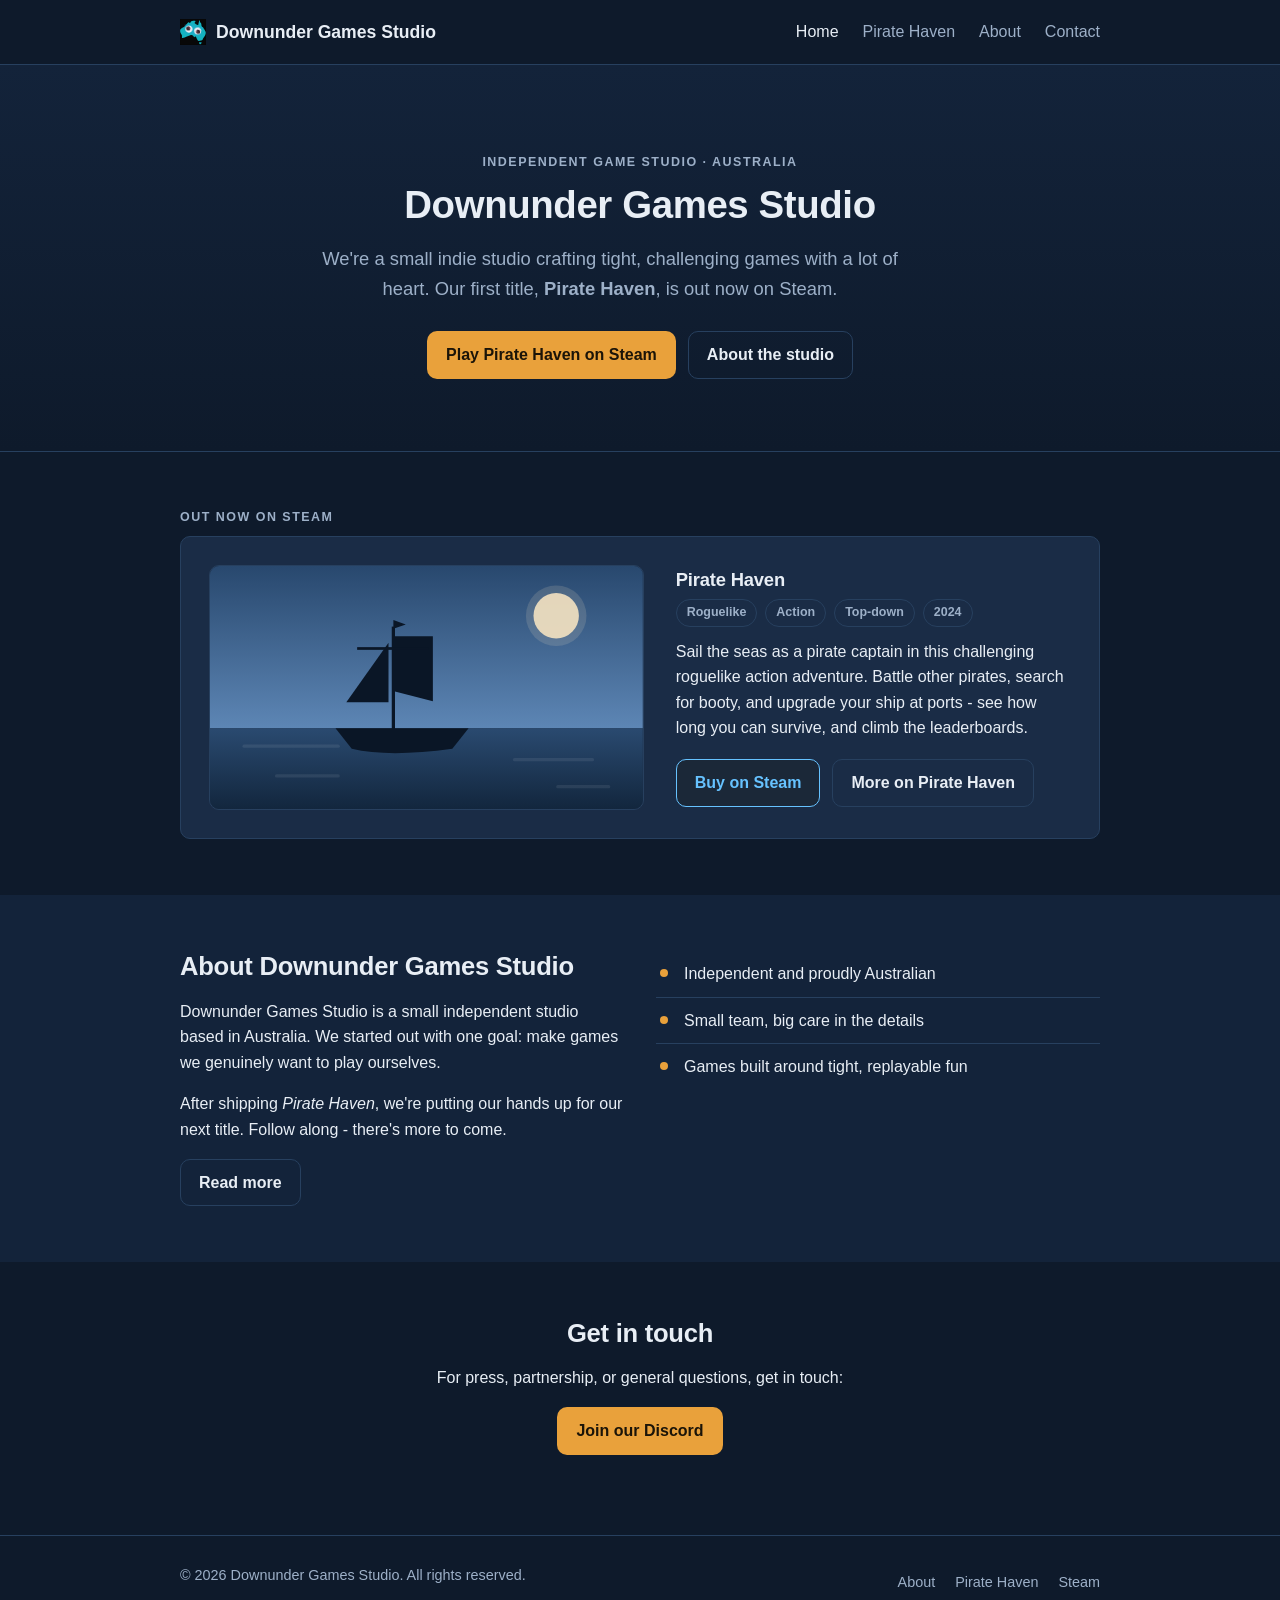
<file: index.html>
<!DOCTYPE html>
<html lang="en">
<head>
  <meta charset="UTF-8">
  <meta name="viewport" content="width=device-width, initial-scale=1.0">
  <title>Downunder Games Studio - Indie game studio in Australia</title>
  <meta name="description" content="Downunder Games Studio is an independent game studio in Australia. Creator of Pirate Haven, a roguelike pirate action game on Steam.">
  <link rel="icon" href="favicon.svg" type="image/svg+xml">
  <link rel="stylesheet" href="css/style.css">
</head>
<body>

  <!-- ===== Header / navigation — same block on every page ===== -->
  <header class="site-header">
    <div class="container">
      <nav class="nav" id="nav" aria-label="Main">
        <a class="nav-logo" href="index.html">
          <img class="nav-logo-icon" src="favicon.svg" alt="" width="26" height="26">
          Downunder Games Studio
        </a>
        <button class="nav-toggle" id="nav-toggle" aria-expanded="false" aria-controls="nav-links" aria-label="Menu">☰</button>
        <ul class="nav-links" id="nav-links">
          <li><a href="index.html" aria-current="page">Home</a></li>
          <li><a href="pirate-haven.html">Pirate Haven</a></li>
          <li><a href="about.html">About</a></li>
          <li><a href="index.html#contact">Contact</a></li>
        </ul>
      </nav>
    </div>
  </header>

  <!-- ===== Hero ===== -->
  <section class="hero">
    <div class="container">
      <p class="eyebrow">Independent game studio · Australia</p>
      <h1>Downunder Games Studio</h1>
      <p class="lead">We're a small indie studio crafting tight, challenging games with a lot of heart. Our first title, <strong>Pirate Haven</strong>, is out now on Steam.</p>
      <div class="cta-row">
        <a class="btn btn-primary" href="https://store.steampowered.com/app/2535910/Pirate_Haven/" target="_blank" rel="noopener">Play Pirate Haven on Steam</a>
        <a class="btn btn-secondary" href="about.html">About the studio</a>
      </div>
    </div>
  </section>

  <!-- ===== Current game ===== -->
  <section>
    <div class="container">
      <p class="eyebrow">Out now on Steam</p>
      <div class="game-card">
        <!-- Placeholder key art (inline SVG). Replace this <svg> block with
             <img src="img/pirate-haven.jpg" alt="Pirate Haven key art">
             when you have real artwork. -->
        <div class="game-art" aria-hidden="false">
          <svg viewBox="0 0 800 450" role="img" aria-label="Stylised illustration of a pirate ship sailing at dusk">
            <defs>
              <linearGradient id="sky" x1="0" y1="0" x2="0" y2="1">
                <stop offset="0" stop-color="#28486e"/>
                <stop offset="1" stop-color="#5d86b5"/>
              </linearGradient>
              <linearGradient id="sea" x1="0" y1="0" x2="0" y2="1">
                <stop offset="0" stop-color="#2a4a70"/>
                <stop offset="1" stop-color="#12263d"/>
              </linearGradient>
            </defs>
            <rect width="800" height="300" fill="url(#sky)"/>
            <rect y="300" width="800" height="150" fill="url(#sea)"/>
            <circle cx="640" cy="92" r="56" fill="#f4e3c1" opacity="0.15"/>
            <circle cx="640" cy="92" r="42" fill="#f4e3c1" opacity="0.9"/>
            <g fill="#ffffff" opacity="0.08">
              <rect x="60" y="330" width="180" height="6" rx="3"/>
              <rect x="560" y="355" width="150" height="6" rx="3"/>
              <rect x="120" y="385" width="120" height="6" rx="3"/>
              <rect x="640" y="405" width="100" height="6" rx="3"/>
            </g>
            <g fill="#0a1626">
              <path d="M342 130 L412 130 L412 250 L342 232 Z"/>
              <path d="M330 142 L252 252 L330 252 Z"/>
              <rect x="336" y="112" width="6" height="196"/>
              <rect x="272" y="150" width="132" height="5"/>
              <path d="M339 100 L362 108 L339 116 Z"/>
              <path d="M232 300 L478 300 L448 338 Q330 354 262 338 Z"/>
            </g>
          </svg>
        </div>
        <div>
          <h3>Pirate Haven</h3>
          <div class="game-meta">
            <span class="tag">Roguelike</span>
            <span class="tag">Action</span>
            <span class="tag">Top-down</span>
            <span class="tag">2024</span>
          </div>
          <p>Sail the seas as a pirate captain in this challenging roguelike action adventure. Battle other pirates, search for booty, and upgrade your ship at ports - see how long you can survive, and climb the leaderboards.</p>
          <div class="game-actions">
            <a class="btn btn-steam" href="https://store.steampowered.com/app/2535910/Pirate_Haven/" target="_blank" rel="noopener">Buy on Steam</a>
            <a class="btn btn-secondary" href="pirate-haven.html">More on Pirate Haven</a>
          </div>
        </div>
      </div>
    </div>
  </section>

  <!-- ===== About preview ===== -->
  <section class="section-alt">
    <div class="container">
      <div class="about-grid">
        <div>
          <h2>About Downunder Games Studio</h2>
          <p>Downunder Games Studio is a small independent studio based in Australia. We started out with one goal: make games we genuinely want to play ourselves.</p>
          <p>After shipping <em>Pirate Haven</em>, we're putting our hands up for our next title. Follow along - there's more to come.</p>
          <a class="btn btn-secondary" href="about.html">Read more</a>
        </div>
        <ul class="value-list">
          <li>Independent and proudly Australian</li>
          <li>Small team, big care in the details</li>
          <li>Games built around tight, replayable fun</li>
        </ul>
      </div>
    </div>
  </section>

  <!-- ===== Contact
       For now, contact is routed to the Discord invite. -->
  <section id="contact">
    <div class="container contact-box">
      <h2>Get in touch</h2>
      <p>For press, partnership, or general questions, get in touch:</p>
      <a class="btn btn-primary" href="https://discord.com/invite/eFnJpxtG9s" target="_blank" rel="noopener">Join our Discord</a>
    </div>
  </section>

  <!-- ===== Footer — same block on every page ===== -->
  <footer class="site-footer">
    <div class="container footer-row">
      <p>© <span id="year">2026</span> Downunder Games Studio. All rights reserved.</p>
      <ul class="footer-links">
        <li><a href="about.html">About</a></li>
        <li><a href="pirate-haven.html">Pirate Haven</a></li>
        <li><a href="https://store.steampowered.com/app/2535910/Pirate_Haven/" target="_blank" rel="noopener">Steam</a></li>
      </ul>
    </div>
  </footer>

  <script src="js/main.js"></script>
</body>
</html>
</file>
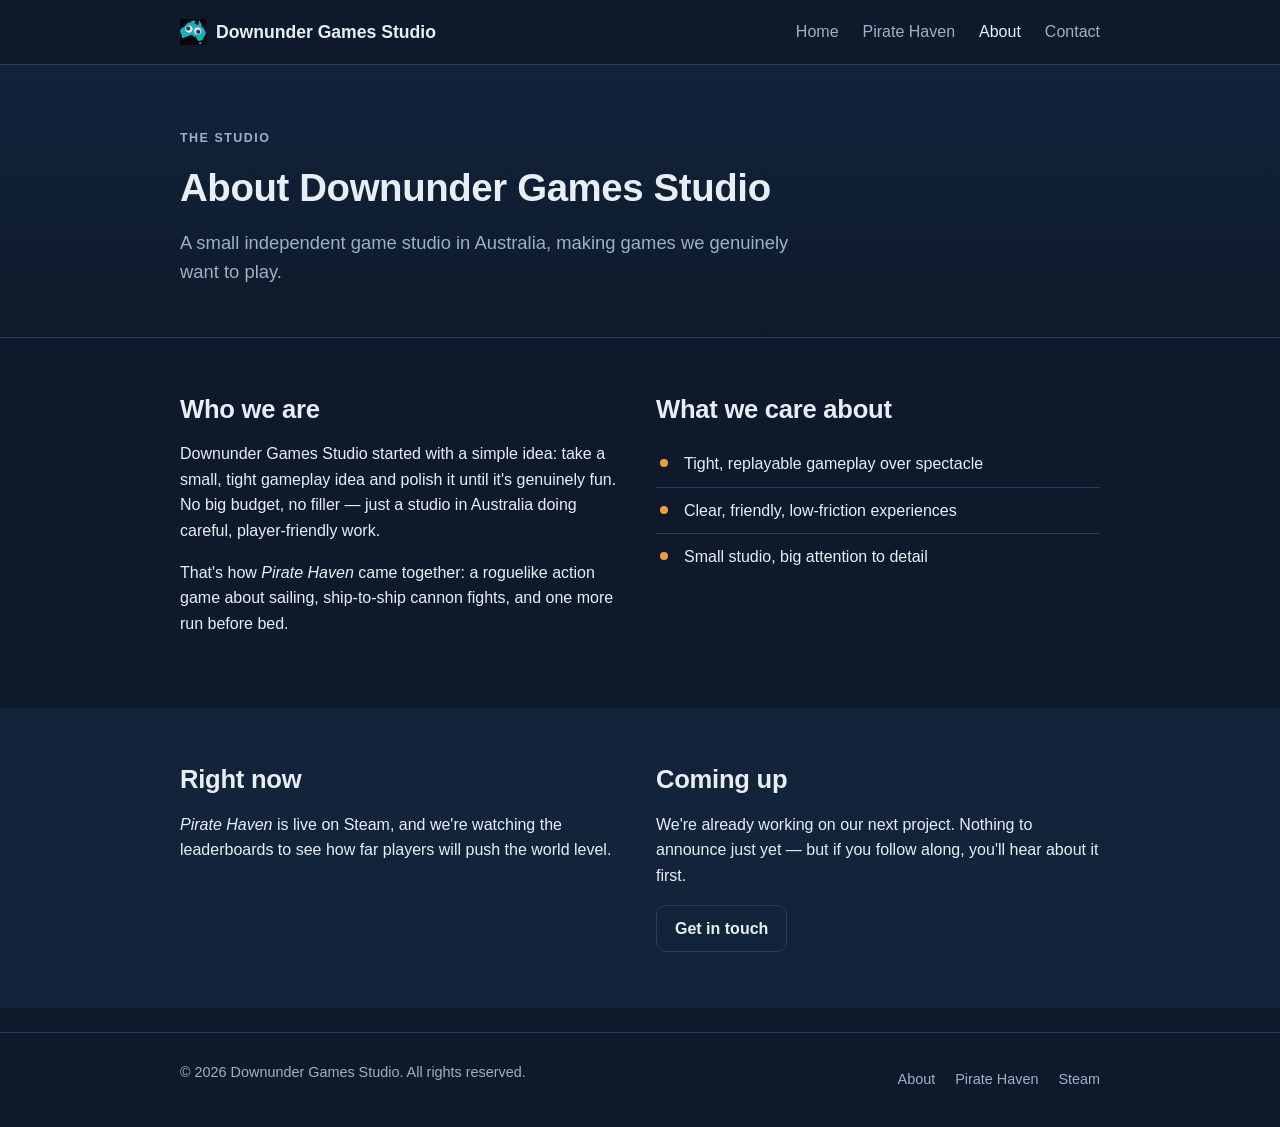
<file: about.html>
<!DOCTYPE html>
<html lang="en">
<head>
  <meta charset="UTF-8">
  <meta name="viewport" content="width=device-width, initial-scale=1.0">
  <title>About — Downunder Games Studio</title>
  <meta name="description" content="Downunder Games Studio is a small independent game studio in Australia. Learn about the team behind Pirate Haven.">
  <link rel="icon" href="favicon.svg" type="image/svg+xml">
  <link rel="stylesheet" href="css/style.css">
</head>
<body>

  <!-- ===== Header / navigation — same block on every page ===== -->
  <header class="site-header">
    <div class="container">
      <nav class="nav" id="nav" aria-label="Main">
        <a class="nav-logo" href="index.html">
          <img class="nav-logo-icon" src="favicon.svg" alt="" width="26" height="26">
          Downunder Games Studio
        </a>
        <button class="nav-toggle" id="nav-toggle" aria-expanded="false" aria-controls="nav-links" aria-label="Menu">☰</button>
        <ul class="nav-links" id="nav-links">
          <li><a href="index.html">Home</a></li>
          <li><a href="pirate-haven.html">Pirate Haven</a></li>
          <li><a href="about.html" aria-current="page">About</a></li>
          <li><a href="index.html#contact">Contact</a></li>
        </ul>
      </nav>
    </div>
  </header>

  <!-- ===== Page header ===== -->
  <div class="page-header">
    <div class="container">
      <p class="eyebrow">The studio</p>
      <h1>About Downunder Games Studio</h1>
      <p class="lead">A small independent game studio in Australia, making games we genuinely want to play.</p>
    </div>
  </div>

  <!-- ===== Who we are ===== -->
  <section>
    <div class="container">
      <div class="about-grid">
        <div>
          <h2>Who we are</h2>
          <p>Downunder Games Studio started with a simple idea: take a small, tight gameplay idea and polish it until it's genuinely fun. No big budget, no filler — just a studio in Australia doing careful, player-friendly work.</p>
          <p>That's how <em>Pirate Haven</em> came together: a roguelike action game about sailing, ship-to-ship cannon fights, and one more run before bed.</p>
        </div>
        <div>
          <h2>What we care about</h2>
          <ul class="value-list">
            <li>Tight, replayable gameplay over spectacle</li>
            <li>Clear, friendly, low-friction experiences</li>
            <li>Small studio, big attention to detail</li>
          </ul>
        </div>
      </div>
    </div>
  </section>

  <!-- ===== Now / next ===== -->
  <section class="section-alt">
    <div class="container">
      <div class="about-grid">
        <div>
          <h2>Right now</h2>
          <p><em>Pirate Haven</em> is live on Steam, and we're watching the leaderboards to see how far players will push the world level.</p>
        </div>
        <div>
          <h2>Coming up</h2>
          <p>We're already working on our next project. Nothing to announce just yet — but if you follow along, you'll hear about it first.</p>
          <a class="btn btn-secondary" href="index.html#contact">Get in touch</a>
        </div>
      </div>
    </div>
  </section>

  <!-- ===== Footer — same block on every page ===== -->
  <footer class="site-footer">
    <div class="container footer-row">
      <p>© <span id="year">2026</span> Downunder Games Studio. All rights reserved.</p>
      <ul class="footer-links">
        <li><a href="about.html">About</a></li>
        <li><a href="pirate-haven.html">Pirate Haven</a></li>
        <li><a href="https://store.steampowered.com/app/2535910/Pirate_Haven/" target="_blank" rel="noopener">Steam</a></li>
      </ul>
    </div>
  </footer>

  <script src="js/main.js"></script>
</body>
</html>
</file>
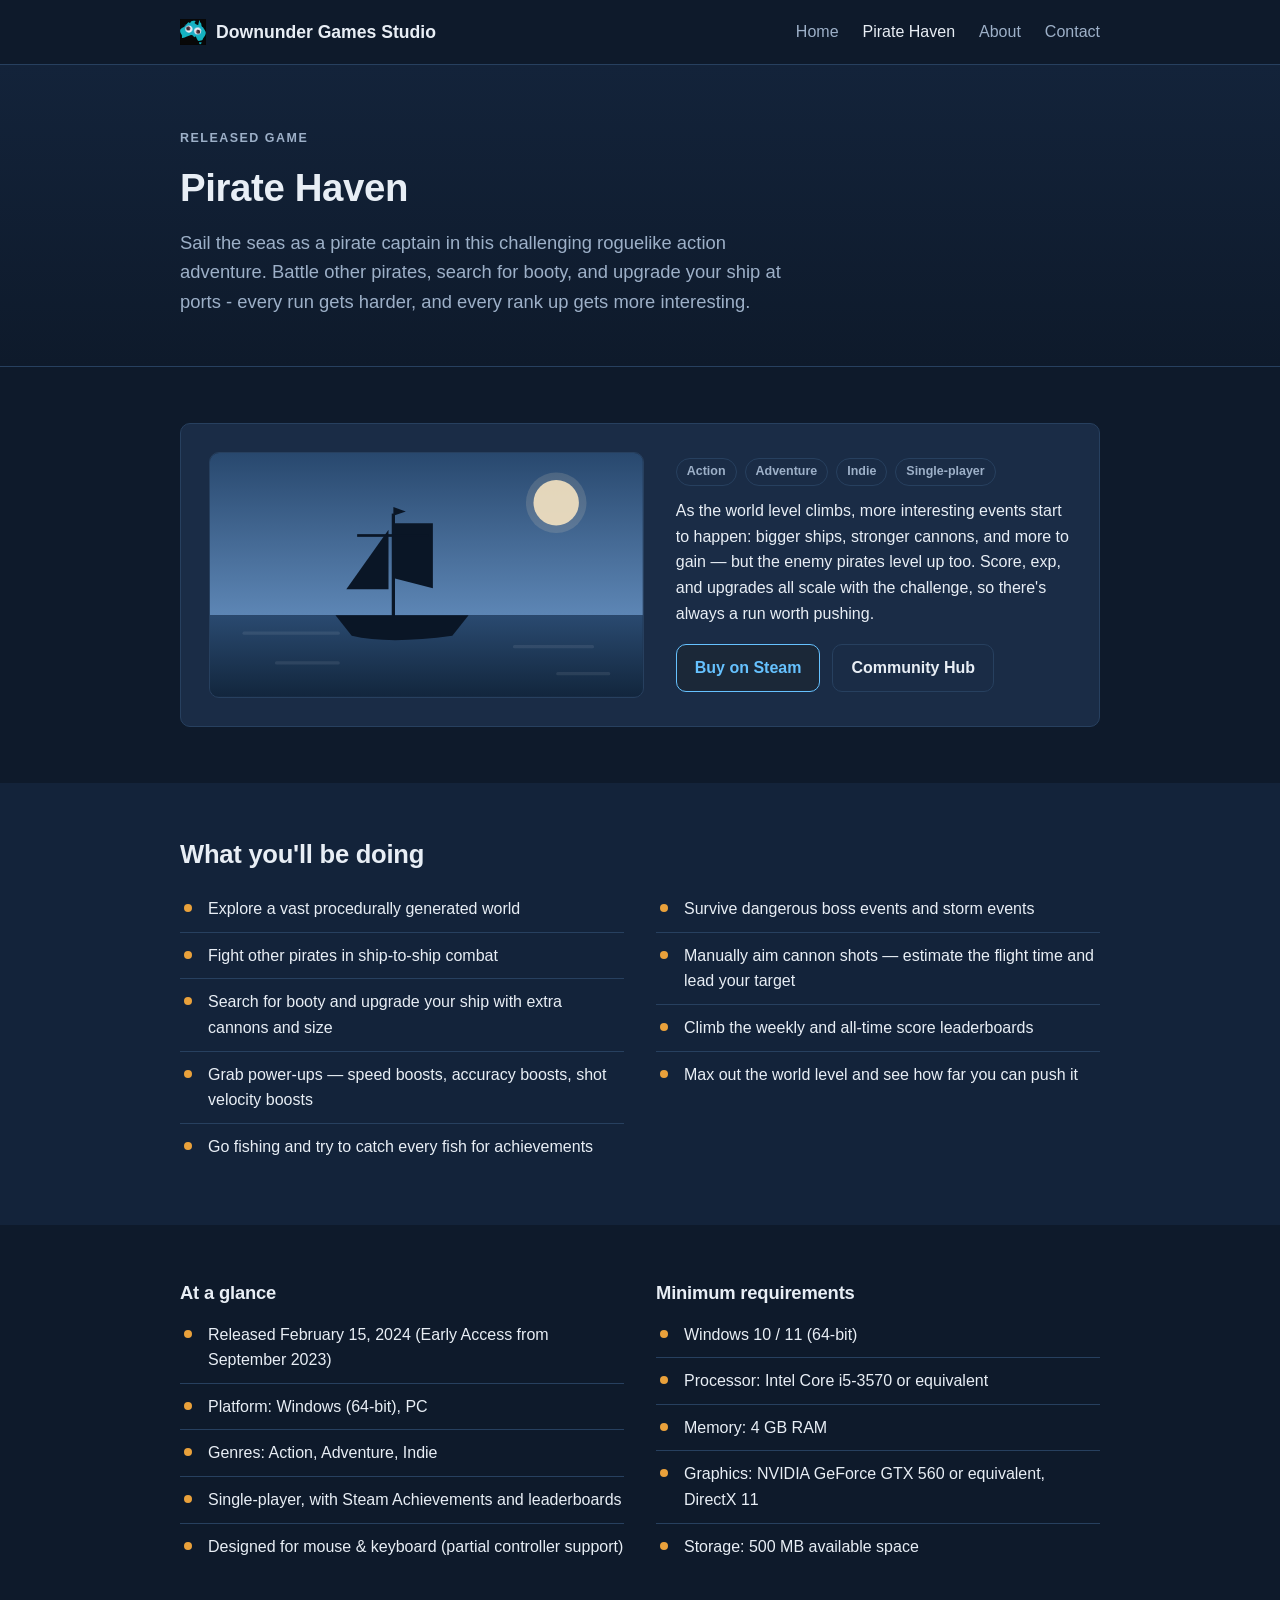
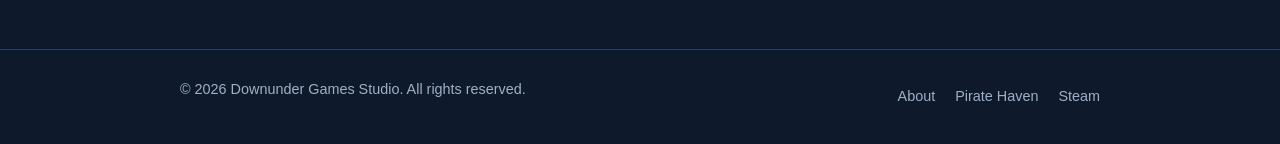
<file: pirate-haven.html>
<!DOCTYPE html>
<html lang="en">
<head>
  <meta charset="UTF-8">
  <meta name="viewport" content="width=device-width, initial-scale=1.0">
  <title>Pirate Haven — Downunder Games Studio</title>
  <meta name="description" content="Pirate Haven is a roguelike pirate action adventure on Steam. Battle other pirates, search for booty, upgrade your ship, and climb the leaderboards.">
  <link rel="icon" href="favicon.svg" type="image/svg+xml">
  <link rel="stylesheet" href="css/style.css">
</head>
<body>

  <!-- ===== Header / navigation — same block on every page ===== -->
  <header class="site-header">
    <div class="container">
      <nav class="nav" id="nav" aria-label="Main">
        <a class="nav-logo" href="index.html">
          <img class="nav-logo-icon" src="favicon.svg" alt="" width="26" height="26">
          Downunder Games Studio
        </a>
        <button class="nav-toggle" id="nav-toggle" aria-expanded="false" aria-controls="nav-links" aria-label="Menu">☰</button>
        <ul class="nav-links" id="nav-links">
          <li><a href="index.html">Home</a></li>
          <li><a href="pirate-haven.html" aria-current="page">Pirate Haven</a></li>
          <li><a href="about.html">About</a></li>
          <li><a href="index.html#contact">Contact</a></li>
        </ul>
      </nav>
    </div>
  </header>

  <!-- ===== Page header ===== -->
  <div class="page-header">
    <div class="container">
      <p class="eyebrow">Released game</p>
      <h1>Pirate Haven</h1>
      <p class="lead">Sail the seas as a pirate captain in this challenging roguelike action adventure. Battle other pirates, search for booty, and upgrade your ship at ports - every run gets harder, and every rank up gets more interesting.</p>
    </div>
  </div>

  <!-- ===== Game intro card ===== -->
  <section>
    <div class="container">
      <div class="game-card">
        <!-- Placeholder key art (inline SVG). Replace this <svg> block with
             <img src="img/pirate-haven.jpg" alt="Pirate Haven key art">
             when you have real artwork. -->
        <div class="game-art" aria-hidden="false">
          <svg viewBox="0 0 800 450" role="img" aria-label="Stylised illustration of a pirate ship sailing at dusk">
            <defs>
              <linearGradient id="sky" x1="0" y1="0" x2="0" y2="1">
                <stop offset="0" stop-color="#28486e"/>
                <stop offset="1" stop-color="#5d86b5"/>
              </linearGradient>
              <linearGradient id="sea" x1="0" y1="0" x2="0" y2="1">
                <stop offset="0" stop-color="#2a4a70"/>
                <stop offset="1" stop-color="#12263d"/>
              </linearGradient>
            </defs>
            <rect width="800" height="300" fill="url(#sky)"/>
            <rect y="300" width="800" height="150" fill="url(#sea)"/>
            <circle cx="640" cy="92" r="56" fill="#f4e3c1" opacity="0.15"/>
            <circle cx="640" cy="92" r="42" fill="#f4e3c1" opacity="0.9"/>
            <g fill="#ffffff" opacity="0.08">
              <rect x="60" y="330" width="180" height="6" rx="3"/>
              <rect x="560" y="355" width="150" height="6" rx="3"/>
              <rect x="120" y="385" width="120" height="6" rx="3"/>
              <rect x="640" y="405" width="100" height="6" rx="3"/>
            </g>
            <g fill="#0a1626">
              <path d="M342 130 L412 130 L412 250 L342 232 Z"/>
              <path d="M330 142 L252 252 L330 252 Z"/>
              <rect x="336" y="112" width="6" height="196"/>
              <rect x="272" y="150" width="132" height="5"/>
              <path d="M339 100 L362 108 L339 116 Z"/>
              <path d="M232 300 L478 300 L448 338 Q330 354 262 338 Z"/>
            </g>
          </svg>
        </div>
        <div>
          <div class="game-meta">
            <span class="tag">Action</span>
            <span class="tag">Adventure</span>
            <span class="tag">Indie</span>
            <span class="tag">Single-player</span>
          </div>
          <p>As the world level climbs, more interesting events start to happen: bigger ships, stronger cannons, and more to gain — but the enemy pirates level up too. Score, exp, and upgrades all scale with the challenge, so there's always a run worth pushing.</p>
          <div class="game-actions">
            <a class="btn btn-steam" href="https://store.steampowered.com/app/2535910/Pirate_Haven/" target="_blank" rel="noopener">Buy on Steam</a>
            <a class="btn btn-secondary" href="https://steamcommunity.com/app/2535910" target="_blank" rel="noopener">Community Hub</a>
          </div>
        </div>
      </div>
    </div>
  </section>

  <!-- ===== Features ===== -->
  <section class="section-alt">
    <div class="container">
      <h2>What you'll be doing</h2>
      <div class="about-grid">
        <ul class="value-list">
          <li>Explore a vast procedurally generated world</li>
          <li>Fight other pirates in ship-to-ship combat</li>
          <li>Search for booty and upgrade your ship with extra cannons and size</li>
          <li>Grab power-ups — speed boosts, accuracy boosts, shot velocity boosts</li>
          <li>Go fishing and try to catch every fish for achievements</li>
        </ul>
        <ul class="value-list">
          <li>Survive dangerous boss events and storm events</li>
          <li>Manually aim cannon shots — estimate the flight time and lead your target</li>
          <li>Climb the weekly and all-time score leaderboards</li>
          <li>Max out the world level and see how far you can push it</li>
        </ul>
      </div>
    </div>
  </section>

  <!-- ===== Info: release details & requirements ===== -->
  <section>
    <div class="container">
      <div class="about-grid">
        <div>
          <h3>At a glance</h3>
          <ul class="value-list">
            <li>Released February 15, 2024 (Early Access from September 2023)</li>
            <li>Platform: Windows (64-bit), PC</li>
            <li>Genres: Action, Adventure, Indie</li>
            <li>Single-player, with Steam Achievements and leaderboards</li>
            <li>Designed for mouse &amp; keyboard (partial controller support)</li>
          </ul>
        </div>
        <div>
          <h3>Minimum requirements</h3>
          <ul class="value-list">
            <li>Windows 10 / 11 (64-bit)</li>
            <li>Processor: Intel Core i5-3570 or equivalent</li>
            <li>Memory: 4 GB RAM</li>
            <li>Graphics: NVIDIA GeForce GTX 560 or equivalent, DirectX 11</li>
            <li>Storage: 500 MB available space</li>
          </ul>
        </div>
      </div>
    </div>
  </section>

  <!-- ===== Footer — same block on every page ===== -->
  <footer class="site-footer">
    <div class="container footer-row">
      <p>© <span id="year">2026</span> Downunder Games Studio. All rights reserved.</p>
      <ul class="footer-links">
        <li><a href="about.html">About</a></li>
        <li><a href="pirate-haven.html">Pirate Haven</a></li>
        <li><a href="https://store.steampowered.com/app/2535910/Pirate_Haven/" target="_blank" rel="noopener">Steam</a></li>
      </ul>
    </div>
  </footer>

  <script src="js/main.js"></script>
</body>
</html>
</file>
<file: css/style.css>
/* ============================================================
   Downunder Games — site stylesheet
   ------------------------------------------------------------
   Everything is themed from the variables below. Change a
   variable once and the whole site follows.
   ============================================================ */

:root {
  /* Colors */
  --bg: #0e1a2b;          /* page background (deep navy) */
  --bg-soft: #13233a;     /* alternate section background */
  --surface: #1a2c46;    /* cards */
  --line: #27405f;       /* borders */
  --text: #e8eef5;       /* main text */
  --text-soft: #9db0c8;  /* secondary text */
  --accent: #e9a13b;     /* brand accent (gold) */
  --accent-soft: #f0c083;
  --steam: #66c2ff;      /* Steam button blue */

  /* Layout */
  --max-width: 960px;
  --radius: 10px;
}

/* ---------- Base ---------- */

* { box-sizing: border-box; }

html { scroll-behavior: smooth; }

body {
  margin: 0;
  font-family: -apple-system, BlinkMacSystemFont, "Segoe UI", Roboto,
    "Helvetica Neue", Arial, sans-serif;
  background: var(--bg);
  color: var(--text);
  line-height: 1.6;
  font-size: 16px;
}

img, svg { display: block; max-width: 100%; }

a { color: var(--accent); text-decoration: none; }
a:hover { text-decoration: underline; }

h1, h2, h3 {
  line-height: 1.25;
  font-weight: 700;
  letter-spacing: -0.01em;
}

h1 { font-size: 2.4rem; margin: 0.4em 0; }
h2 { font-size: 1.6rem; margin: 0 0 0.6em; }
h3 { font-size: 1.15rem; margin: 0 0 0.4em; }

p { margin: 0 0 1em; }

.container {
  max-width: var(--max-width);
  margin: 0 auto;
  padding: 0 20px;
}

section { padding: 56px 0; }

.eyebrow {
  text-transform: uppercase;
  font-size: 0.78rem;
  font-weight: 600;
  letter-spacing: 0.12em;
  color: var(--text-soft);
  margin: 0 0 8px;
}

.lead {
  font-size: 1.15rem;
  color: var(--text-soft);
  max-width: 620px;
}

/* ---------- Buttons ---------- */

.btn {
  display: inline-block;
  padding: 10px 18px;
  border-radius: var(--radius);
  font-weight: 600;
  border: 1px solid transparent;
  transition: background 0.15s ease, border-color 0.15s ease;
}
.btn:hover { text-decoration: none; }

.btn-primary {
  background: var(--accent);
  color: #1b1408;
}
.btn-primary:hover { background: var(--accent-soft); }

.btn-secondary {
  border-color: var(--line);
  color: var(--text);
}
.btn-secondary:hover { border-color: var(--accent); color: var(--accent); }

.btn-steam {
  background: #1b2838;
  border-color: var(--steam);
  color: var(--steam);
}
.btn-steam:hover { background: var(--steam); color: #0b1524; }

/* ---------- Header / nav ---------- */

.site-header {
  border-bottom: 1px solid var(--line);
  background: var(--bg);
}

.nav {
  display: flex;
  align-items: center;
  justify-content: space-between;
  min-height: 64px;
}

.nav-logo {
  display: flex;
  align-items: center;
  gap: 10px;
  font-weight: 700;
  font-size: 1.1rem;
  color: var(--text);
}
.nav-logo:hover { text-decoration: none; }
.nav-logo img { flex: none; }

.nav-links {
  display: flex;
  align-items: center;
  gap: 24px;
  list-style: none;
  margin: 0;
  padding: 0;
}
.nav-links a {
  color: var(--text-soft);
  font-weight: 500;
}
.nav-links a:hover,
.nav-links a[aria-current="page"] { color: var(--text); }

/* Mobile nav toggle (hidden on desktop) */
.nav-toggle {
  display: none;
  background: none;
  border: 1px solid var(--line);
  border-radius: 8px;
  color: var(--text);
  font-size: 1.3rem;
  line-height: 1;
  padding: 8px 10px;
  cursor: pointer;
}

@media (max-width: 640px) {
  .nav-toggle { display: block; }
  .nav-links {
    display: none;
    flex-direction: column;
    width: 100%;
    padding-bottom: 12px;
  }
  .nav.open { flex-direction: column; align-items: stretch; }
  .nav.open .nav-links { display: flex; gap: 14px; }
}

/* ---------- Hero ---------- */

.hero {
  padding: 88px 0 72px;
  text-align: center;
  background:
    linear-gradient(180deg, var(--bg-soft) 0%, var(--bg) 100%);
  border-bottom: 1px solid var(--line);
}

.hero .container { max-width: 720px; }

.hero h1 { margin-top: 8px; }

.hero .cta-row {
  display: flex;
  gap: 12px;
  justify-content: center;
  flex-wrap: wrap;
  margin-top: 28px;
}

/* ---------- Game card ---------- */

.game-card {
  display: grid;
  grid-template-columns: minmax(0, 1.1fr) minmax(0, 1fr);
  gap: 32px;
  align-items: center;
  background: var(--surface);
  border: 1px solid var(--line);
  border-radius: var(--radius);
  padding: 28px;
}

@media (max-width: 720px) {
  .game-card { grid-template-columns: 1fr; }
}

.game-card .game-art {
  border-radius: var(--radius);
  overflow: hidden;
  border: 1px solid var(--line);
}
.game-card .game-art svg { width: 100%; height: auto; }

.game-meta {
  display: flex;
  flex-wrap: wrap;
  gap: 8px;
  margin: 0 0 12px;
}

.tag {
  font-size: 0.78rem;
  font-weight: 600;
  color: var(--text-soft);
  border: 1px solid var(--line);
  border-radius: 999px;
  padding: 3px 10px;
}

.game-actions { display: flex; gap: 12px; flex-wrap: wrap; margin-top: 18px; }

/* ---------- About / generic sections ---------- */

.section-alt { background: var(--bg-soft); }

.about-grid {
  display: grid;
  grid-template-columns: 1fr 1fr;
  gap: 32px;
}
@media (max-width: 720px) {
  .about-grid { grid-template-columns: 1fr; }
}

.value-list { list-style: none; padding: 0; margin: 0; }
.value-list li {
  padding: 10px 0 10px 28px;
  position: relative;
  border-bottom: 1px solid var(--line);
}
.value-list li:last-child { border-bottom: 0; }
.value-list li::before {
  content: "";
  position: absolute;
  left: 4px;
  top: 18px;
  width: 8px;
  height: 8px;
  border-radius: 50%;
  background: var(--accent);
}

/* ---------- Contact ---------- */

.contact-box {
  text-align: center;
  max-width: 560px;
  margin: 0 auto;
}

/* ---------- Page header (inner pages) ---------- */

.page-header {
  padding: 64px 0 32px;
  border-bottom: 1px solid var(--line);
  background: linear-gradient(180deg, var(--bg-soft) 0%, var(--bg) 100%);
}
.page-header p { color: var(--text-soft); max-width: 620px; }

/* ---------- 404 ---------- */

.not-found {
  min-height: 60vh;
  display: flex;
  align-items: center;
  justify-content: center;
  text-align: center;
}
.not-found .code { font-size: 4rem; font-weight: 800; color: var(--accent); }

/* ---------- Footer ---------- */

.site-footer {
  border-top: 1px solid var(--line);
  padding: 28px 0;
  margin-top: 24px;
  color: var(--text-soft);
  font-size: 0.9rem;
}

.footer-row {
  display: flex;
  justify-content: space-between;
  align-items: center;
  gap: 16px;
  flex-wrap: wrap;
}
.footer-links { display: flex; gap: 20px; list-style: none; margin: 0; padding: 0; }
.footer-links a { color: var(--text-soft); }
.footer-links a:hover { color: var(--text); }
</file>
